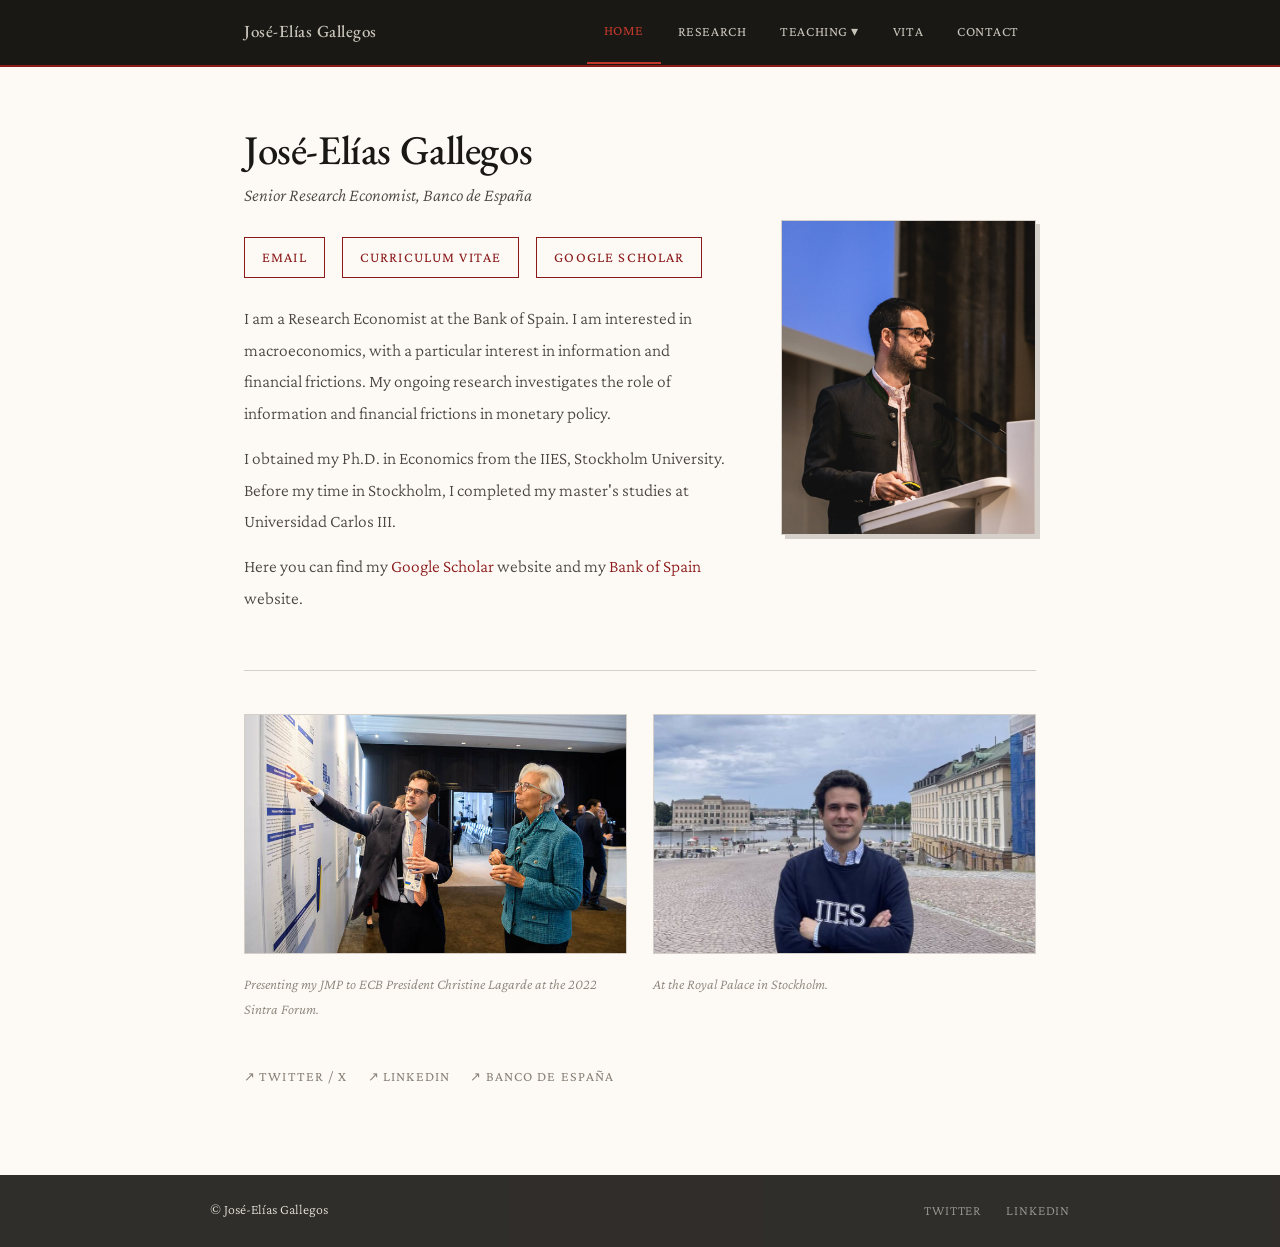
<file: index.html>
<!DOCTYPE html>
<html lang="en">
<head>
  <meta charset="UTF-8">
  <meta name="viewport" content="width=device-width, initial-scale=1.0">
  <meta name="description" content="José-Elías Gallegos, Senior Research Economist at Banco de España. Research in macroeconomics, information and financial frictions, monetary policy.">
  <meta property="og:title" content="José-Elías Gallegos">
  <meta property="og:description" content="Senior Research Economist, Banco de España">
  <title>Home — José-Elías Gallegos</title>
  <link rel="stylesheet" href="style.css">
</head>
<body>
<nav>
  <div class="nav-inner">
    <a href="index.html" class="site-name">José-Elías Gallegos</a>
    <ul>
      <li><a href="index.html" class="active">Home</a></li>
      <li><a href="research.html">Research</a></li>
      <li>
        <a href="teaching.html">Teaching ▾</a>
        <ul class="dropdown">
          <li><a href="microeconomics-ii-phd.html">Microeconomics II (PhD)</a></li>
          <li><a href="mathematics-iii-phd.html">Mathematics III (PhD)</a></li>
          <li><a href="macroeconomics-i-phd.html">Macroeconomics I (PhD)</a></li>
          <li><a href="macroeconomics-ii-phd.html">Macroeconomics II (PhD)</a></li>
        </ul>
      </li>
      <li><a href="vita.html">Vita</a></li>
      <li><a href="contact.html">Contact</a></li>
    </ul>
  </div>
</nav>
<main>
  <div class="home-header">
    <div class="intro">
      <h1>José-Elías Gallegos</h1>
      <p class="subtitle">Senior Research Economist, Banco de España</p>
      <div class="quick-links">
        <a href="mailto:jose.elias.gallegos@bde.es">Email</a>
        <a href="pdfs/cv_bancodeespana.pdf" target="_blank">Curriculum Vitae</a>
        <a href="https://scholar.google.com/citations?user=LUEIuccAAAAJ&hl=es" target="_blank">Google Scholar</a>
      </div>
      <div class="bio">
        <p>I am a Research Economist at the Bank of Spain. I am interested in macroeconomics, with a particular interest in information and financial frictions. My ongoing research investigates the role of information and financial frictions in monetary policy.</p>
        <p>I obtained my Ph.D. in Economics from the IIES, Stockholm University. Before my time in Stockholm, I completed my master's studies at Universidad Carlos III.</p>
        <p>Here you can find my <a href="https://scholar.google.com/citations?user=LUEIuccAAAAJ&hl=es" target="_blank">Google Scholar</a> website and my <a href="https://www.bde.es/investigador/en/menu/people/research_staff_a/gallegos--jose-elias.html" target="_blank">Bank of Spain</a> website.</p>
      </div>
    </div>
    <img class="photo" src="imagenes/foto-perfil.jpg" alt="José-Elías Gallegos">
  </div>
  <hr>
  <div class="photo-row">
    <figure class="photo-item">
      <img src="imagenes/foto-sintra.jpg" alt="Presenting at ECB Sintra Forum 2022">
      <figcaption>Presenting my JMP to ECB President Christine Lagarde at the 2022 Sintra Forum.</figcaption>
    </figure>
    <figure class="photo-item">
      <img src="imagenes/foto-estocolmo.jpg" alt="At the Royal Palace in Stockholm">
      <figcaption>At the Royal Palace in Stockholm.</figcaption>
    </figure>
  </div>
  <div class="social-links">
    <a href="https://twitter.com/JoseEGaIIegos" target="_blank">Twitter / X</a>
    <a href="https://www.linkedin.com/in/jos%C3%A9-el%C3%ADas-gallegos-dago-4750639b/" target="_blank">LinkedIn</a>
    <a href="https://www.bde.es/investigador/en/menu/people/research_staff_a/gallegos--jose-elias.html" target="_blank">Banco de España</a>
  </div>
</main>
<footer>
  <div class="footer-inner">
    <span>© José-Elías Gallegos</span>
    <div class="footer-links">
      <a href="https://twitter.com/JoseEGaIIegos" target="_blank">Twitter</a>
      <a href="https://www.linkedin.com/in/jos%C3%A9-el%C3%ADas-gallegos-dago-4750639b/" target="_blank">LinkedIn</a>
    </div>
  </div>
</footer>
</body>
</html>
</file>
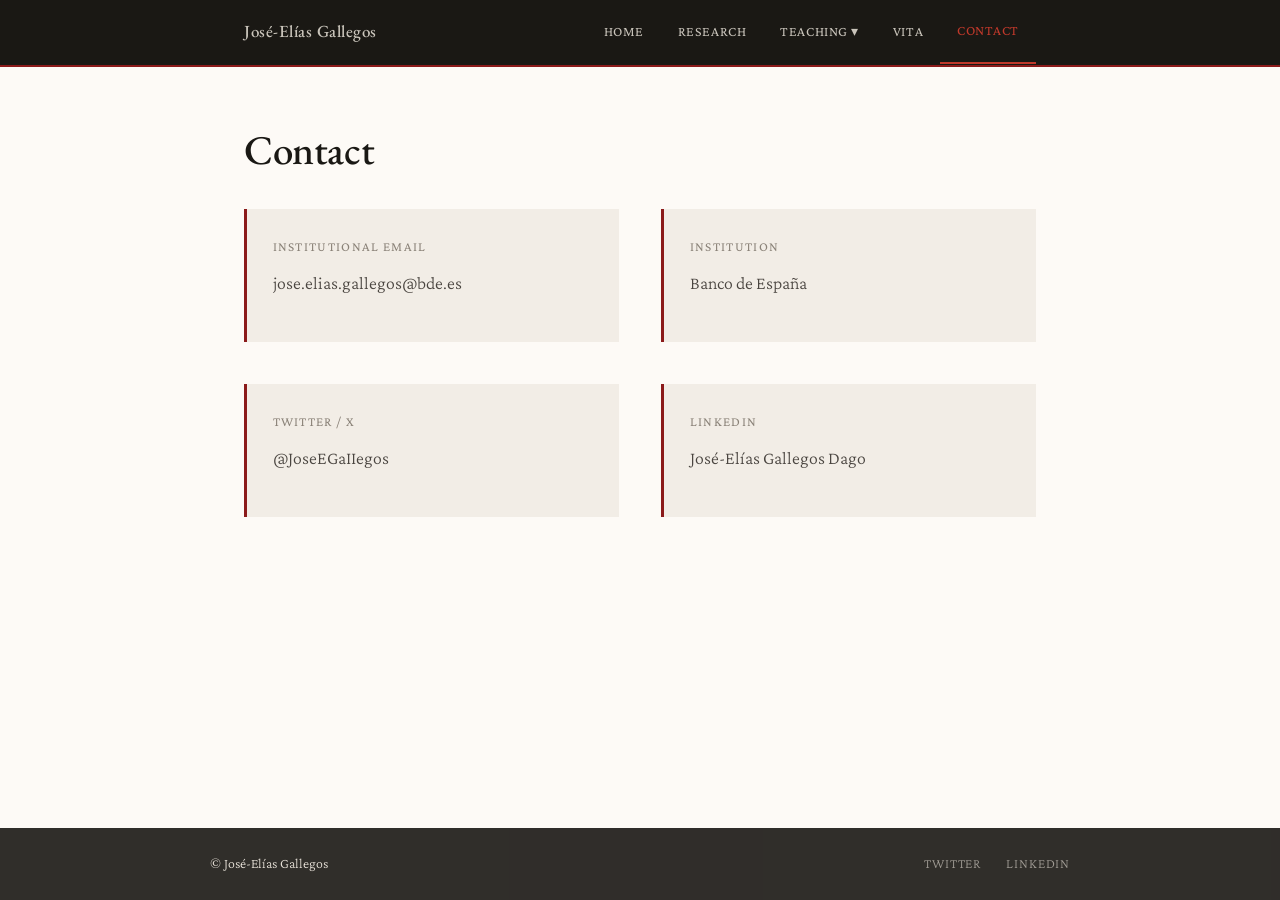
<file: contact.html>
<!DOCTYPE html>
<html lang="en">
<head>
  <meta charset="UTF-8">
  <meta name="viewport" content="width=device-width, initial-scale=1.0">
  <meta name="description" content="Contact — José-Elías Gallegos, Senior Research Economist at Banco de España.">
  <meta property="og:title" content="Contact — José-Elías Gallegos">
  <title>Contact — José-Elías Gallegos</title>
  <link rel="stylesheet" href="style.css">
</head>
<body>

<nav>
  <div class="nav-inner">
    <a href="index.html" class="site-name">José-Elías Gallegos</a>
    <ul>
      <li><a href="index.html">Home</a></li>
      <li><a href="research.html">Research</a></li>
      <li>
        <a href="teaching.html">Teaching ▾</a>
        <ul class="dropdown">
          <li><a href="teaching.html#micro2">Microeconomics II (PhD)</a></li>
          <li><a href="teaching.html#math3">Mathematics III (PhD)</a></li>
          <li><a href="teaching.html#macro1">Macroeconomics I (PhD)</a></li>
          <li><a href="teaching.html#macro2">Macroeconomics II (PhD)</a></li>
        </ul>
      </li>
      <li><a href="vita.html">Vita</a></li>
      <li><a href="contact.html" class="active">Contact</a></li>
    </ul>
  </div>
</nav>

<main>
  <h1>Contact</h1>

  <div class="contact-grid" style="margin-top: 2rem;">
    <div class="contact-item">
      <h3>Institutional Email</h3>
      <p><a href="mailto:jose.elias.gallegos@bde.es">jose.elias.gallegos@bde.es</a></p>
    </div>
    <div class="contact-item">
      <h3>Institution</h3>
      <p><a href="https://www.bde.es/investigador/en/menu/people/research_staff_a/gallegos--jose-elias.html" target="_blank">Banco de España</a></p>
    </div>
    <div class="contact-item">
      <h3>Twitter / X</h3>
      <p><a href="https://twitter.com/JoseEGaIIegos" target="_blank">@JoseEGaIIegos</a></p>
    </div>
    <div class="contact-item">
      <h3>LinkedIn</h3>
      <p><a href="https://www.linkedin.com/in/jos%C3%A9-el%C3%ADas-gallegos-dago-4750639b/" target="_blank">José-Elías Gallegos Dago</a></p>
    </div>
  </div>
</main>

<footer>
  <div class="footer-inner">
    <span>© José-Elías Gallegos</span>
    <div class="footer-links">
      <a href="https://twitter.com/JoseEGaIIegos" target="_blank">Twitter</a>
      <a href="https://www.linkedin.com/in/jos%C3%A9-el%C3%ADas-gallegos-dago-4750639b/" target="_blank">LinkedIn</a>
    </div>
  </div>
</footer>

</body>
</html>
</file>
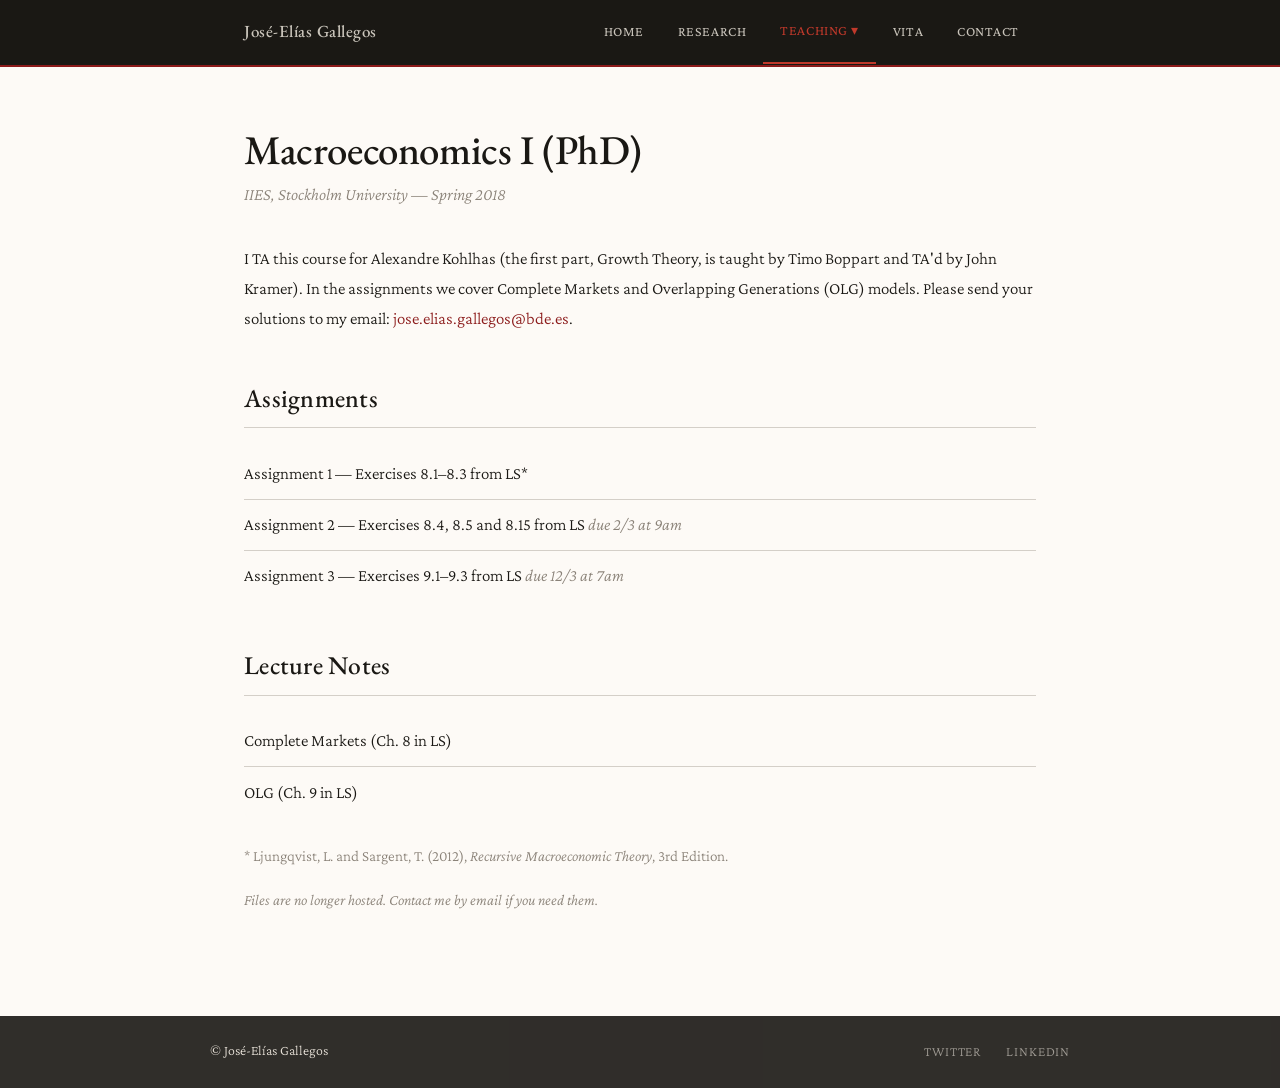
<file: macroeconomics-i-phd.html>
<!DOCTYPE html>
<html lang="en">
<head>
  <meta charset="UTF-8"><meta name="viewport" content="width=device-width, initial-scale=1.0">
  <title>Macroeconomics I (PhD) — José-Elías Gallegos</title>
  <link rel="stylesheet" href="style.css">
</head>
<body>
<nav><div class="nav-inner"><a href="index.html" class="site-name">José-Elías Gallegos</a><ul>
  <li><a href="index.html">Home</a></li><li><a href="research.html">Research</a></li>
  <li><a href="teaching.html" class="active">Teaching ▾</a><ul class="dropdown">
    <li><a href="microeconomics-ii-phd.html">Microeconomics II (PhD)</a></li>
    <li><a href="mathematics-iii-phd.html">Mathematics III (PhD)</a></li>
    <li><a href="macroeconomics-i-phd.html">Macroeconomics I (PhD)</a></li>
    <li><a href="macroeconomics-ii-phd.html">Macroeconomics II (PhD)</a></li>
  </ul></li>
  <li><a href="vita.html">Vita</a></li><li><a href="contact.html">Contact</a></li>
</ul></div></nav>
<main>
  <h1>Macroeconomics I (PhD)</h1>
  <p style="color:var(--ink-muted);font-style:italic;margin-bottom:2rem;">IIES, Stockholm University — Spring 2018</p>
  <p>I TA this course for Alexandre Kohlhas (the first part, Growth Theory, is taught by Timo Boppart and TA'd by John Kramer). In the assignments we cover Complete Markets and Overlapping Generations (OLG) models. Please send your solutions to my email: <a href="mailto:jose.elias.gallegos@bde.es">jose.elias.gallegos@bde.es</a>.</p>
  <h2>Assignments</h2>
  <ul class="course-list">
    <li><span>Assignment 1 — Exercises 8.1–8.3 from LS*</span></li>
    <li><span>Assignment 2 — Exercises 8.4, 8.5 and 8.15 from LS <em style="color:var(--ink-muted)">due 2/3 at 9am</em></span></li>
    <li><span>Assignment 3 — Exercises 9.1–9.3 from LS <em style="color:var(--ink-muted)">due 12/3 at 7am</em></span></li>
  </ul>
  <h2>Lecture Notes</h2>
  <ul class="course-list">
    <li><span>Complete Markets (Ch. 8 in LS)</span></li>
    <li><span>OLG (Ch. 9 in LS)</span></li>
  </ul>
  <p style="color:var(--ink-muted);font-size:0.9rem;margin-top:1.5rem;">* Ljungqvist, L. and Sargent, T. (2012), <em>Recursive Macroeconomic Theory</em>, 3rd Edition.</p>
  <p style="color:var(--ink-muted);font-size:0.9rem;font-style:italic;">Files are no longer hosted. Contact me by email if you need them.</p>
</main>
<footer><div class="footer-inner"><span>© José-Elías Gallegos</span><div class="footer-links"><a href="https://twitter.com/JoseEGaIIegos" target="_blank">Twitter</a><a href="https://www.linkedin.com/in/jos%C3%A9-el%C3%ADas-gallegos-dago-4750639b/" target="_blank">LinkedIn</a></div></div></footer>
</body></html>
</file>
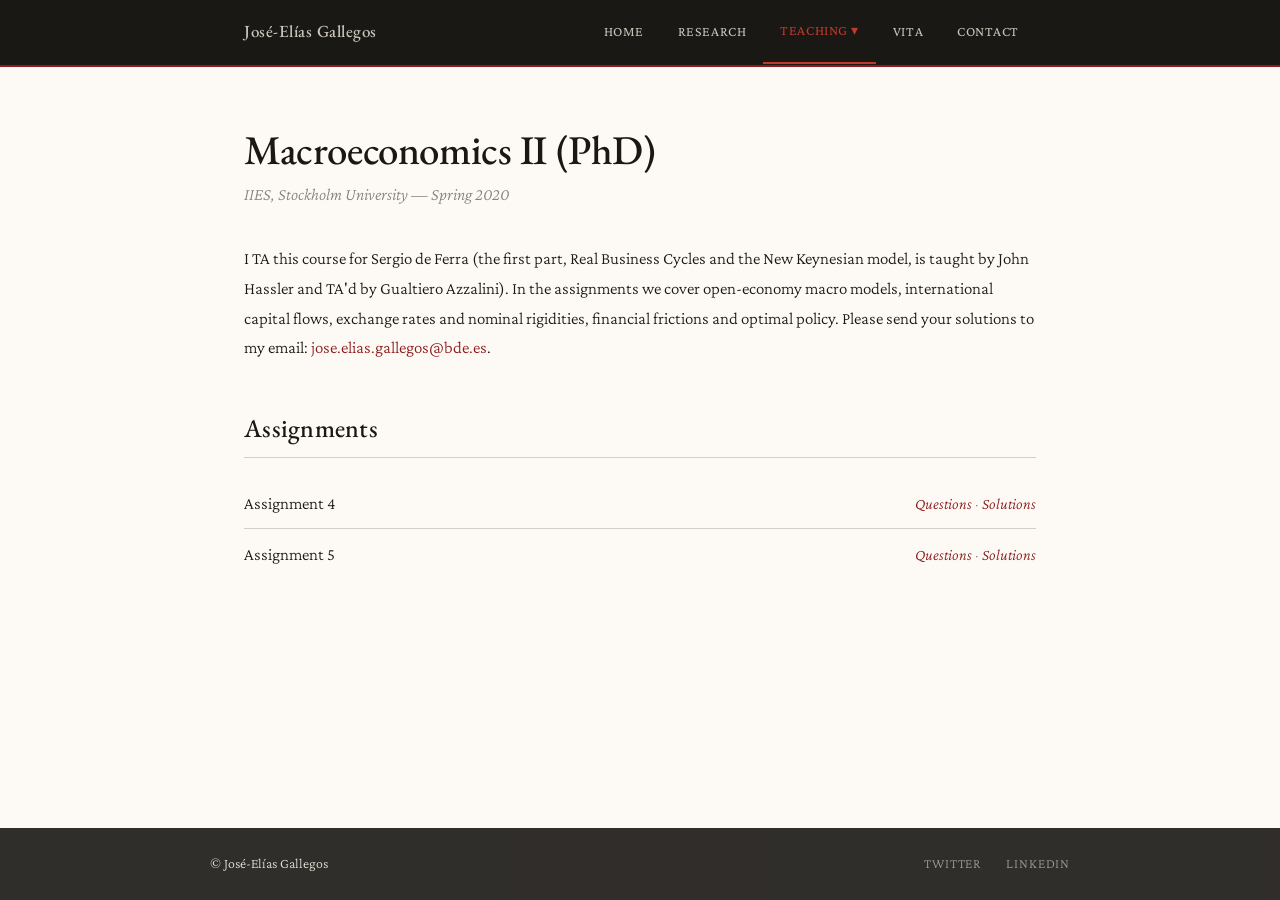
<file: macroeconomics-ii-phd.html>
<!DOCTYPE html>
<html lang="en">
<head>
  <meta charset="UTF-8"><meta name="viewport" content="width=device-width, initial-scale=1.0">
  <title>Macroeconomics II (PhD) — José-Elías Gallegos</title>
  <link rel="stylesheet" href="style.css">
</head>
<body>
<nav><div class="nav-inner"><a href="index.html" class="site-name">José-Elías Gallegos</a><ul>
  <li><a href="index.html">Home</a></li><li><a href="research.html">Research</a></li>
  <li><a href="teaching.html" class="active">Teaching ▾</a><ul class="dropdown">
    <li><a href="microeconomics-ii-phd.html">Microeconomics II (PhD)</a></li>
    <li><a href="mathematics-iii-phd.html">Mathematics III (PhD)</a></li>
    <li><a href="macroeconomics-i-phd.html">Macroeconomics I (PhD)</a></li>
    <li><a href="macroeconomics-ii-phd.html">Macroeconomics II (PhD)</a></li>
  </ul></li>
  <li><a href="vita.html">Vita</a></li><li><a href="contact.html">Contact</a></li>
</ul></div></nav>
<main>
  <h1>Macroeconomics II (PhD)</h1>
  <p style="color:var(--ink-muted);font-style:italic;margin-bottom:2rem;">IIES, Stockholm University — Spring 2020</p>
  <p>I TA this course for Sergio de Ferra (the first part, Real Business Cycles and the New Keynesian model, is taught by John Hassler and TA'd by Gualtiero Azzalini). In the assignments we cover open-economy macro models, international capital flows, exchange rates and nominal rigidities, financial frictions and optimal policy. Please send your solutions to my email: <a href="mailto:jose.elias.gallegos@bde.es">jose.elias.gallegos@bde.es</a>.</p>
  <h2>Assignments</h2>
  <ul class="course-list">
    <li><span>Assignment 4</span><span class="course-year"><a href="pdfs/teaching/macro2_ps1.pdf">Questions</a> · <a href="pdfs/teaching/macro2_ps1_solutions.pdf">Solutions</a></span></li>
    <li><span>Assignment 5</span><span class="course-year"><a href="pdfs/teaching/macro2_ps2.pdf">Questions</a> · <a href="pdfs/teaching/macro2_ps2_solution.pdf">Solutions</a></span></li>
  </ul>
</main>
<footer><div class="footer-inner"><span>© José-Elías Gallegos</span><div class="footer-links"><a href="https://twitter.com/JoseEGaIIegos" target="_blank">Twitter</a><a href="https://www.linkedin.com/in/jos%C3%A9-el%C3%ADas-gallegos-dago-4750639b/" target="_blank">LinkedIn</a></div></div></footer>
</body></html>
</file>
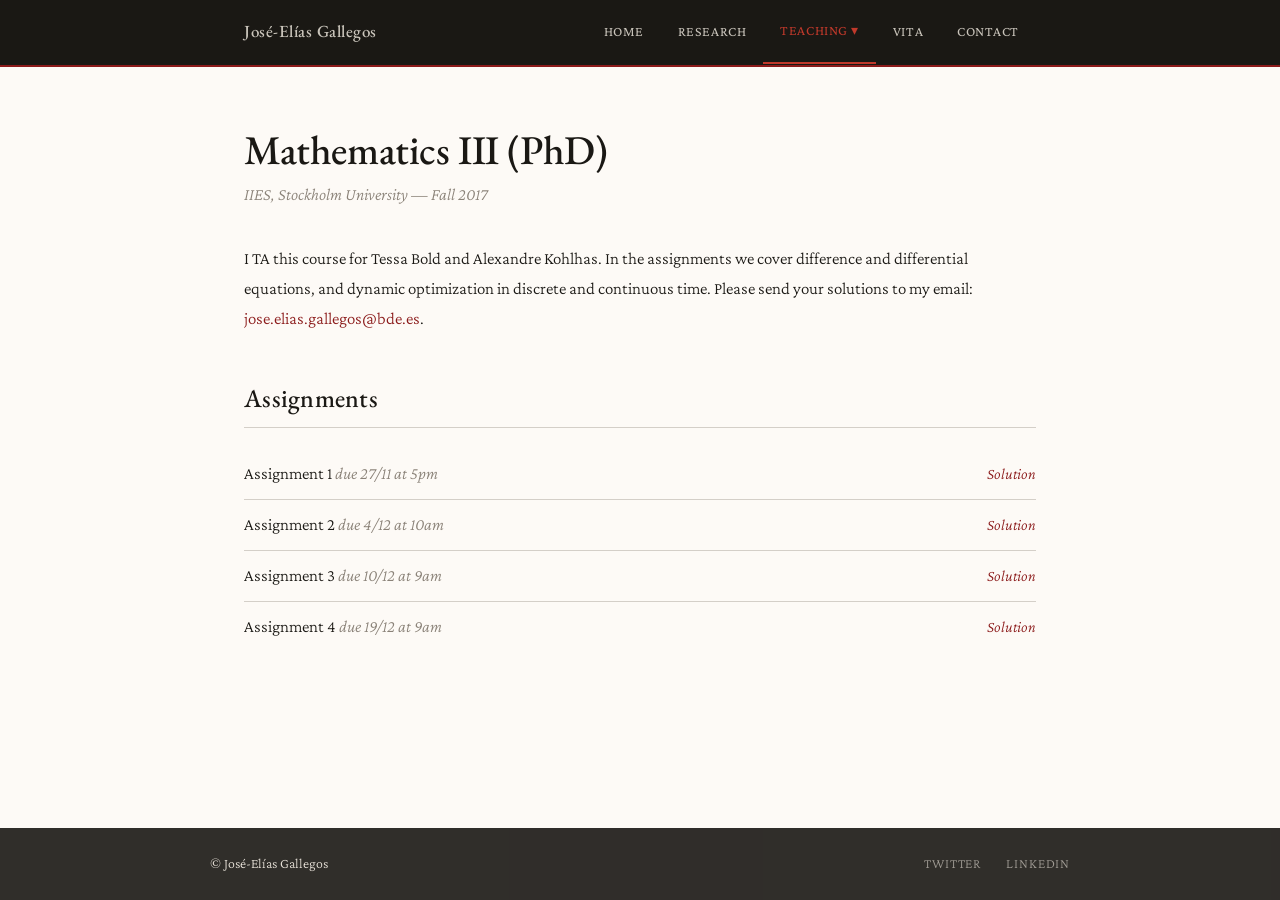
<file: mathematics-iii-phd.html>
<!DOCTYPE html>
<html lang="en">
<head>
  <meta charset="UTF-8"><meta name="viewport" content="width=device-width, initial-scale=1.0">
  <title>Mathematics III (PhD) — José-Elías Gallegos</title>
  <link rel="stylesheet" href="style.css">
</head>
<body>
<nav><div class="nav-inner"><a href="index.html" class="site-name">José-Elías Gallegos</a><ul>
  <li><a href="index.html">Home</a></li><li><a href="research.html">Research</a></li>
  <li><a href="teaching.html" class="active">Teaching ▾</a><ul class="dropdown">
    <li><a href="microeconomics-ii-phd.html">Microeconomics II (PhD)</a></li>
    <li><a href="mathematics-iii-phd.html">Mathematics III (PhD)</a></li>
    <li><a href="macroeconomics-i-phd.html">Macroeconomics I (PhD)</a></li>
    <li><a href="macroeconomics-ii-phd.html">Macroeconomics II (PhD)</a></li>
  </ul></li>
  <li><a href="vita.html">Vita</a></li><li><a href="contact.html">Contact</a></li>
</ul></div></nav>
<main>
  <h1>Mathematics III (PhD)</h1>
  <p style="color:var(--ink-muted);font-style:italic;margin-bottom:2rem;">IIES, Stockholm University — Fall 2017</p>
  <p>I TA this course for Tessa Bold and Alexandre Kohlhas. In the assignments we cover difference and differential equations, and dynamic optimization in discrete and continuous time. Please send your solutions to my email: <a href="mailto:jose.elias.gallegos@bde.es">jose.elias.gallegos@bde.es</a>.</p>
  <h2>Assignments</h2>
  <ul class="course-list">
    <li><span>Assignment 1 <em style="color:var(--ink-muted)">due 27/11 at 5pm</em></span> <span class="course-year"><a href="pdfs/teaching/math3_ps1.pdf">Solution</a></span></li>
    <li><span>Assignment 2 <em style="color:var(--ink-muted)">due 4/12 at 10am</em></span> <span class="course-year"><a href="pdfs/teaching/math3_ps2.pdf">Solution</a></span></li>
    <li><span>Assignment 3 <em style="color:var(--ink-muted)">due 10/12 at 9am</em></span> <span class="course-year"><a href="pdfs/teaching/math3_ps3.pdf">Solution</a></span></li>
    <li><span>Assignment 4 <em style="color:var(--ink-muted)">due 19/12 at 9am</em></span> <span class="course-year"><a href="pdfs/teaching/math3_ps4.pdf">Solution</a></span></li>
  </ul>
</main>
<footer><div class="footer-inner"><span>© José-Elías Gallegos</span><div class="footer-links"><a href="https://twitter.com/JoseEGaIIegos" target="_blank">Twitter</a><a href="https://www.linkedin.com/in/jos%C3%A9-el%C3%ADas-gallegos-dago-4750639b/" target="_blank">LinkedIn</a></div></div></footer>
</body></html>
</file>
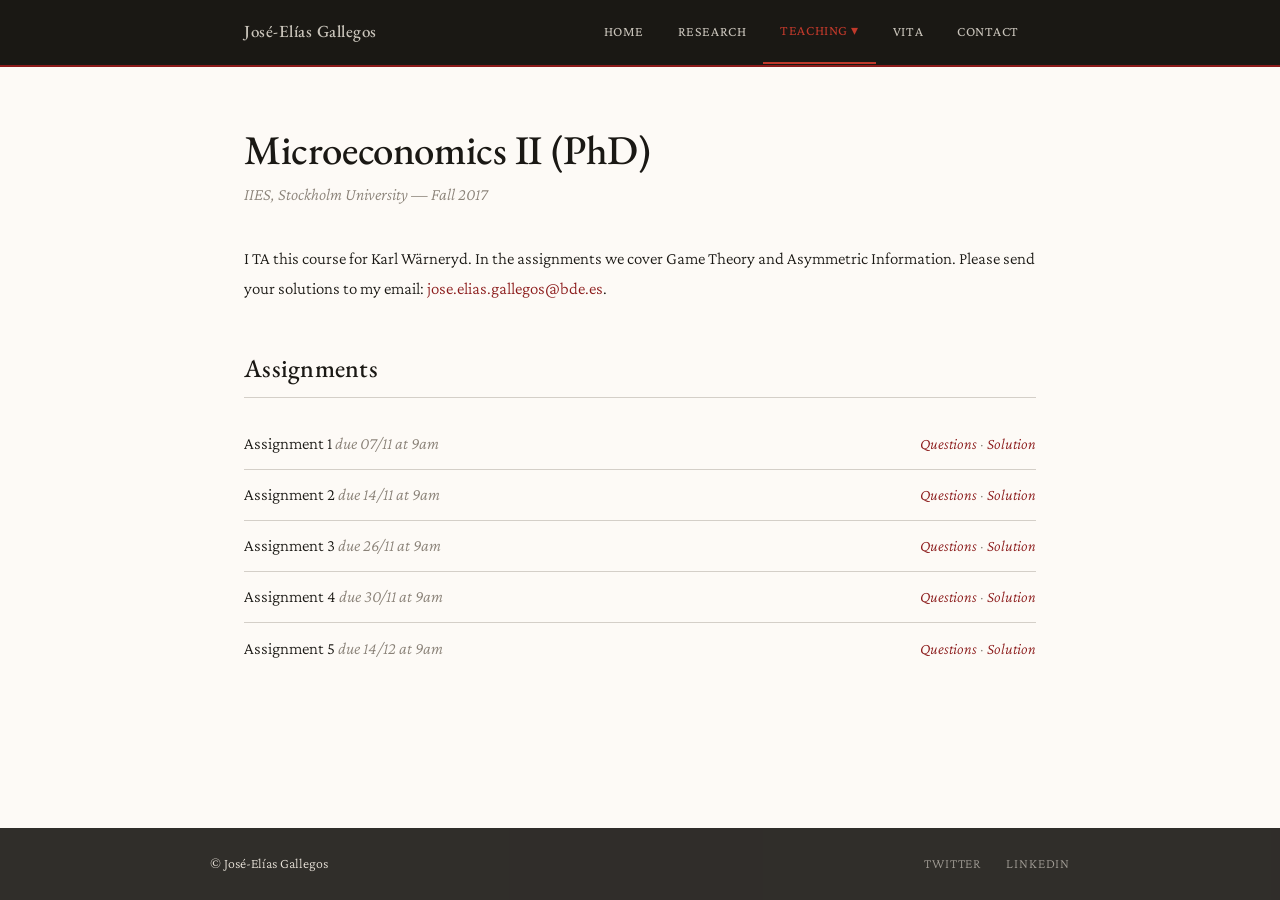
<file: microeconomics-ii-phd.html>
<!DOCTYPE html>
<html lang="en">
<head>
  <meta charset="UTF-8"><meta name="viewport" content="width=device-width, initial-scale=1.0">
  <title>Microeconomics II (PhD) — José-Elías Gallegos</title>
  <link rel="stylesheet" href="style.css">
</head>
<body>
<nav><div class="nav-inner"><a href="index.html" class="site-name">José-Elías Gallegos</a><ul>
  <li><a href="index.html">Home</a></li><li><a href="research.html">Research</a></li>
  <li><a href="teaching.html" class="active">Teaching ▾</a><ul class="dropdown">
    <li><a href="microeconomics-ii-phd.html">Microeconomics II (PhD)</a></li>
    <li><a href="mathematics-iii-phd.html">Mathematics III (PhD)</a></li>
    <li><a href="macroeconomics-i-phd.html">Macroeconomics I (PhD)</a></li>
    <li><a href="macroeconomics-ii-phd.html">Macroeconomics II (PhD)</a></li>
  </ul></li>
  <li><a href="vita.html">Vita</a></li><li><a href="contact.html">Contact</a></li>
</ul></div></nav>
<main>
  <h1>Microeconomics II (PhD)</h1>
  <p style="color:var(--ink-muted);font-style:italic;margin-bottom:2rem;">IIES, Stockholm University — Fall 2017</p>
  <p>I TA this course for Karl Wärneryd. In the assignments we cover Game Theory and Asymmetric Information. Please send your solutions to my email: <a href="mailto:jose.elias.gallegos@bde.es">jose.elias.gallegos@bde.es</a>.</p>
  <h2>Assignments</h2>
  <ul class="course-list">
    <li><span>Assignment 1 <em style="color:var(--ink-muted)">due 07/11 at 9am</em></span> <span class="course-year"><a href="pdfs/teaching/micro2_ps1q.pdf">Questions</a> · <a href="pdfs/teaching/micro2_ps1.pdf">Solution</a></span></li>
    <li><span>Assignment 2 <em style="color:var(--ink-muted)">due 14/11 at 9am</em></span> <span class="course-year"><a href="pdfs/teaching/micro2_ps2q.pdf">Questions</a> · <a href="pdfs/teaching/micro2_ps2.pdf">Solution</a></span></li>
    <li><span>Assignment 3 <em style="color:var(--ink-muted)">due 26/11 at 9am</em></span> <span class="course-year"><a href="pdfs/teaching/micro2_ps3q.pdf">Questions</a> · <a href="pdfs/teaching/micro2_ps3.pdf">Solution</a></span></li>
    <li><span>Assignment 4 <em style="color:var(--ink-muted)">due 30/11 at 9am</em></span> <span class="course-year"><a href="pdfs/teaching/micro2_ps4q.pdf">Questions</a> · <a href="pdfs/teaching/micro2_ps4.pdf">Solution</a></span></li>
    <li><span>Assignment 5 <em style="color:var(--ink-muted)">due 14/12 at 9am</em></span> <span class="course-year"><a href="pdfs/teaching/micro2_ps5q.pdf">Questions</a> · <a href="pdfs/teaching/micro2_ps5.pdf">Solution</a></span></li>
  </ul>
</main>
<footer><div class="footer-inner"><span>© José-Elías Gallegos</span><div class="footer-links"><a href="https://twitter.com/JoseEGaIIegos" target="_blank">Twitter</a><a href="https://www.linkedin.com/in/jos%C3%A9-el%C3%ADas-gallegos-dago-4750639b/" target="_blank">LinkedIn</a></div></div></footer>
</body></html>
</file>
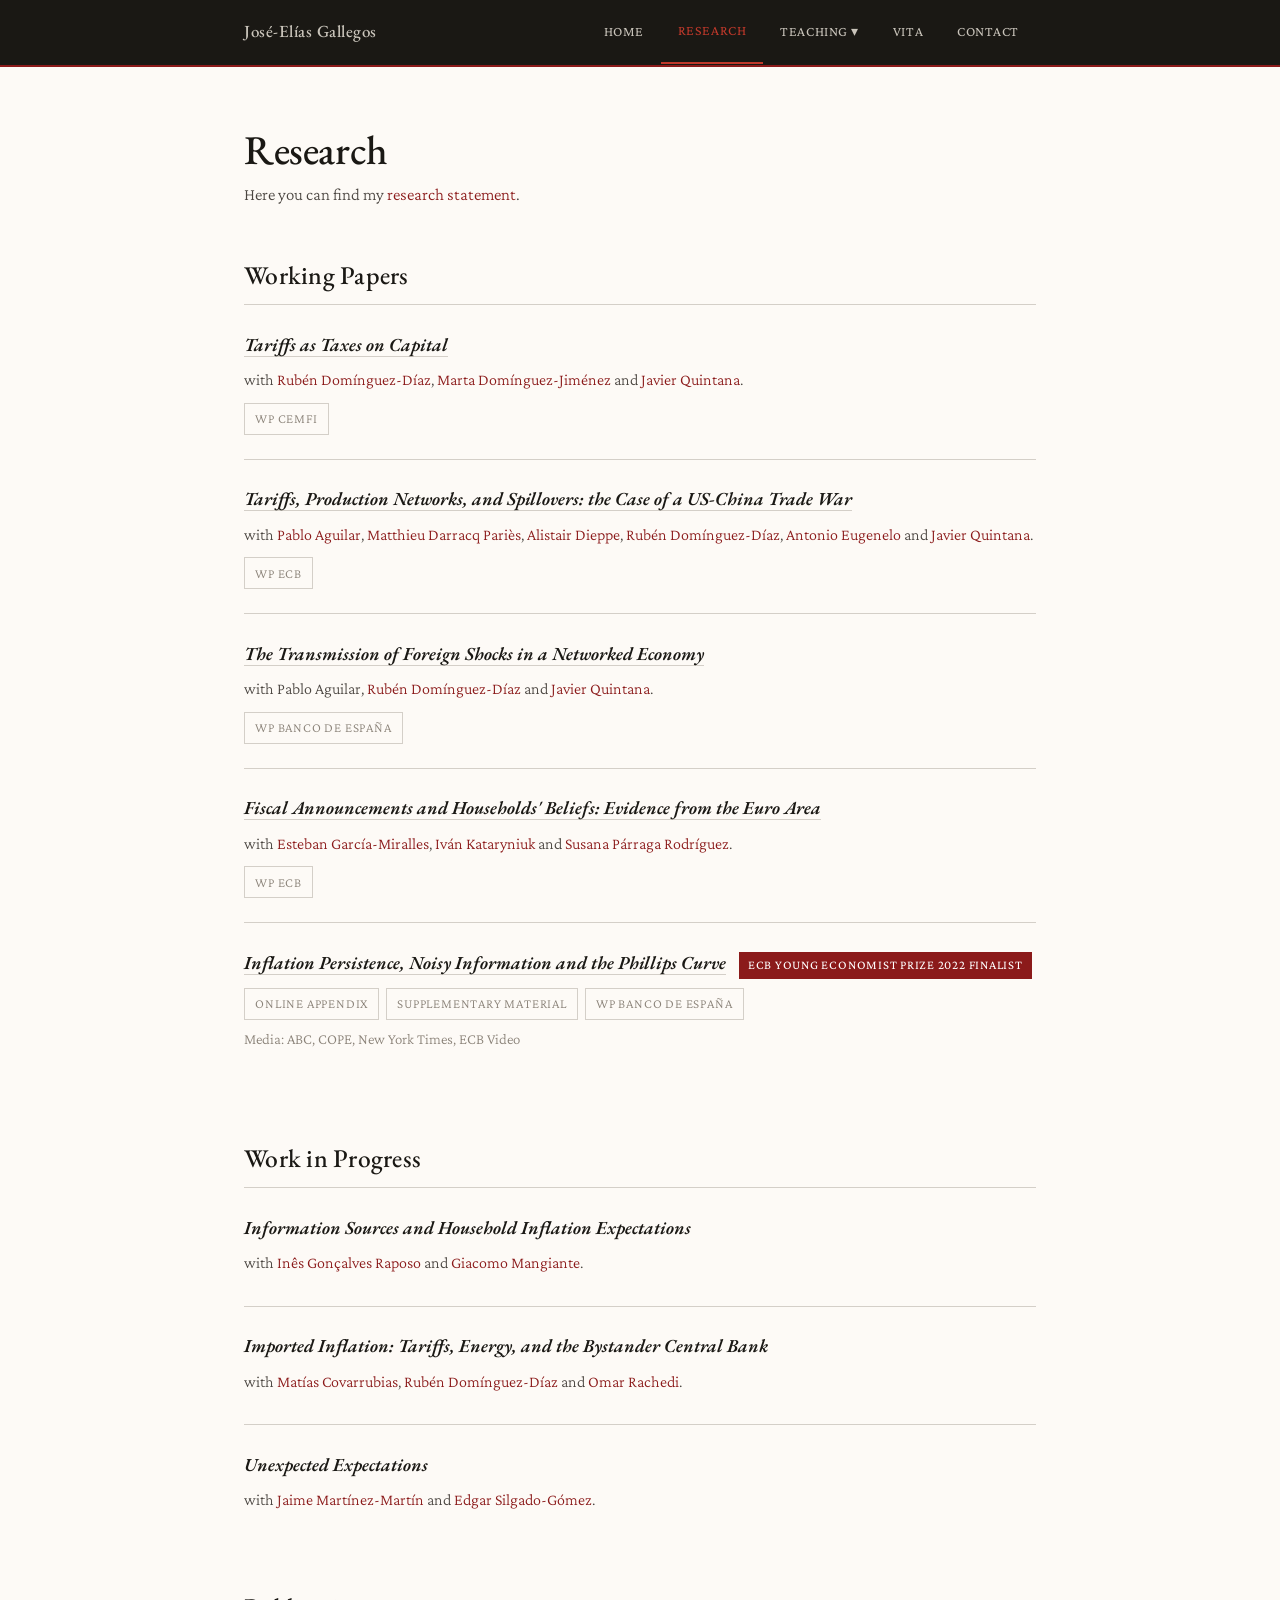
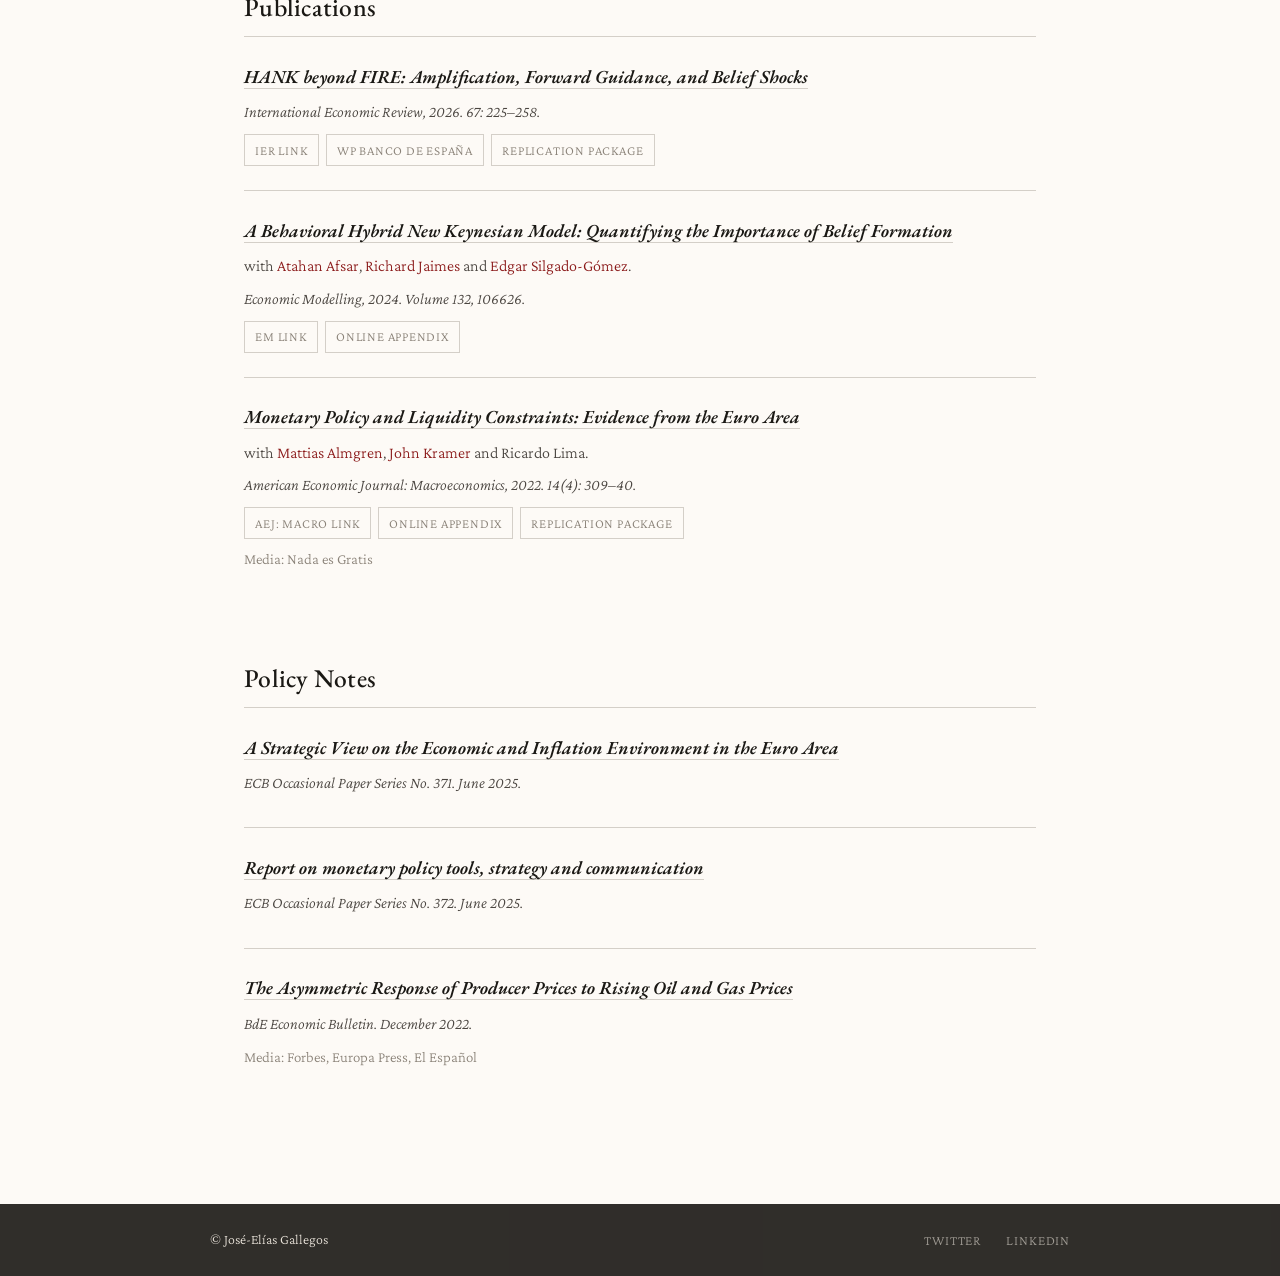
<file: research.html>
<!DOCTYPE html>
<html lang="en">
<head>
  <meta charset="UTF-8">
  <meta name="viewport" content="width=device-width, initial-scale=1.0">
  <meta name="description" content="Research: publications and working papers by José-Elías Gallegos.">
  <title>Research — José-Elías Gallegos</title>
  <link rel="stylesheet" href="style.css">
</head>
<body>
<nav>
  <div class="nav-inner">
    <a href="index.html" class="site-name">José-Elías Gallegos</a>
    <ul>
      <li><a href="index.html">Home</a></li>
      <li><a href="research.html" class="active">Research</a></li>
      <li>
        <a href="teaching.html">Teaching ▾</a>
        <ul class="dropdown">
          <li><a href="microeconomics-ii-phd.html">Microeconomics II (PhD)</a></li>
          <li><a href="mathematics-iii-phd.html">Mathematics III (PhD)</a></li>
          <li><a href="macroeconomics-i-phd.html">Macroeconomics I (PhD)</a></li>
          <li><a href="macroeconomics-ii-phd.html">Macroeconomics II (PhD)</a></li>
        </ul>
      </li>
      <li><a href="vita.html">Vita</a></li>
      <li><a href="contact.html">Contact</a></li>
    </ul>
  </div>
</nav>
<main>
  <h1>Research</h1>
  <p style="margin-bottom:2rem; color: var(--ink-light);">Here you can find my <a href="pdfs/research_statement.pdf" target="_blank">research statement</a>.</p>

  <h2>Working Papers</h2>
  <ul class="paper-list">

    <li class="paper-item">
      <p class="paper-title"><a href="pdfs/tariffs_taxes_capital.pdf" target="_blank">Tariffs as Taxes on Capital</a></p>
      <p class="paper-authors">with <a href="https://www.rubendominguezdiaz.com/" target="_blank">Rubén Domínguez-Díaz</a>, <a href="https://martadominguez-jimenez.github.io/" target="_blank">Marta Domínguez-Jiménez</a> and <a href="https://sites.google.com/view/javier-quintana" target="_blank">Javier Quintana</a>.</p>
      <div class="paper-links">
        <a href="https://www.cemfi.es/ftp/wp/2610.pdf" target="_blank">WP cemfi</a>
      </div>
    </li>

    <li class="paper-item">
      <p class="paper-title"><a href="pdfs/tariffs_production_networks.pdf" target="_blank">Tariffs, Production Networks, and Spillovers: the Case of a US-China Trade War</a></p>
      <p class="paper-authors">with <a href="https://www.ecb.europa.eu/pub/research/authors/profiles/pablo-aguilar.en.html" target="_blank">Pablo Aguilar</a>, <a href="https://www.ecb.europa.eu/pub/research/authors/profiles/matthieu-darracq-paries.en.html" target="_blank">Matthieu Darracq Pariès</a>, <a href="https://www.ecb.europa.eu/pub/research/authors/profiles/alistair-dieppe.en.html" target="_blank">Alistair Dieppe</a>, <a href="https://www.rubendominguezdiaz.com/" target="_blank">Rubén Domínguez-Díaz</a>, <a href="https://www.nuffield.ox.ac.uk/people/profiles/antonio-eugenelo/" target="_blank">Antonio Eugenelo</a> and <a href="https://sites.google.com/view/javier-quintana" target="_blank">Javier Quintana</a>.</p>
      <div class="paper-links">
        <a href="https://www.ecb.europa.eu/pub/pdf/scpwps/ecb.wp3254~34fda3bdcc.en.pdf" target="_blank">WP ECB</a>
      </div>
    </li>

    <li class="paper-item">
      <p class="paper-title"><a href="pdfs/adgq_wp.pdf" target="_blank">The Transmission of Foreign Shocks in a Networked Economy</a></p>
      <p class="paper-authors">with Pablo Aguilar, <a href="https://www.rubendominguezdiaz.com/" target="_blank">Rubén Domínguez-Díaz</a> and <a href="https://sites.google.com/view/javier-quintana" target="_blank">Javier Quintana</a>.</p>
      <div class="paper-links">
        <a href="https://www.bde.es/f/webbe/SES/Secciones/Publicaciones/PublicacionesSeriadas/DocumentosTrabajo/26/Files/dt2607e.pdf" target="_blank">WP Banco de España</a>
      </div>
    </li>

    <li class="paper-item">
      <p class="paper-title"><a href="https://www.ecb.europa.eu/pub/pdf/scpwps/ecb.wp3139~dc84785340.en.pdf" target="_blank">Fiscal Announcements and Households' Beliefs: Evidence from the Euro Area</a></p>
      <p class="paper-authors">with <a href="https://sites.google.com/view/esteban-garcia-miralles/home" target="_blank">Esteban García-Miralles</a>, <a href="https://www.bde.es/wbe/en/areas-actuacion/analisis-e-investigacion/investigadores/investigadores-orden-alfabetico/Kataryniuk__Ivan.html" target="_blank">Iván Kataryniuk</a> and <a href="https://sites.google.com/view/susanaparraga" target="_blank">Susana Párraga Rodríguez</a>.</p>
      <div class="paper-links">
        <a href="https://www.ecb.europa.eu/pub/pdf/scpwps/ecb.wp3139~dc84785340.en.pdf" target="_blank">WP ECB</a>
      </div>
    </li>

    <li class="paper-item">
      <p class="paper-title">
        <a href="pdfs/gallegos.pdf" target="_blank">Inflation Persistence, Noisy Information and the Phillips Curve</a>
        <span class="badge">ECB Young Economist Prize 2022 Finalist</span>
      </p>
      <div class="paper-links">
        <a href="pdfs/onlineappendix.pdf" target="_blank">Online Appendix</a>
        <a href="pdfs/supplementarymaterial.pdf" target="_blank">Supplementary Material</a>
        <a href="https://www.bde.es/f/webbde/SES/Secciones/Publicaciones/PublicacionesSeriadas/DocumentosTrabajo/23/Files/dt2309e.pdf" target="_blank">WP Banco de España</a>
      </div>
      <p class="media-coverage">Media:
        <a href="https://www.abc.es/economia/abci-espanol-entre-diez-mejores-economistas-jovenes-participara-foro-banco-central-europeo-202206241437_noticia.html" target="_blank">ABC</a>,
        <a href="https://www.cope.es/programas/herrera-en-cope/noticias/jose-elias-gallegos-espanol-entre-los-diez-mejores-economistas-jovenes-20220701_2175203" target="_blank">COPE</a>,
        <a href="https://www.nytimes.com/2022/07/02/business/europe-inflation.html" target="_blank">New York Times</a>,
        <a href="https://youtu.be/8H8PWVvPI6U" target="_blank">ECB Video</a>
      </p>
    </li>

  </ul>

  <h2>Work in Progress</h2>
  <ul class="paper-list">

    <li class="paper-item">
      <p class="paper-title">Information Sources and Household Inflation Expectations</p>
      <p class="paper-authors">with <a href="https://inesgraposo.github.io" target="_blank">Inês Gonçalves Raposo</a> and <a href="https://sites.google.com/view/giacomomangiante" target="_blank">Giacomo Mangiante</a>.</p>
    </li>

    <li class="paper-item">
      <p class="paper-title">Imported Inflation: Tariffs, Energy, and the Bystander Central Bank</p>
      <p class="paper-authors">with <a href="https://matiascova.com/" target="_blank">Matías Covarrubias</a>, <a href="https://www.rubendominguezdiaz.com/" target="_blank">Rubén Domínguez-Díaz</a> and <a href="https://sites.google.com/site/omirachedi/" target="_blank">Omar Rachedi</a>.</p>
    </li>

    <li class="paper-item">
      <p class="paper-title">Unexpected Expectations</p>
      <p class="paper-authors">with <a href="https://sites.google.com/view/jaimemartinezmartin/home" target="_blank">Jaime Martínez-Martín</a> and <a href="https://www.edgarsilgadogomez.com/" target="_blank">Edgar Silgado-Gómez</a>.</p>
    </li>

  </ul>

  <h2>Publications</h2>
  <ul class="paper-list">

    <li class="paper-item">
      <p class="paper-title"><a href="pdfs/manuscript.pdf" target="_blank">HANK beyond FIRE: Amplification, Forward Guidance, and Belief Shocks</a></p>
      <p class="paper-journal"><em>International Economic Review</em>, 2026. 67: 225–258.</p>
      <div class="paper-links">
        <a href="https://onlinelibrary.wiley.com/doi/10.1111/iere.70007?af=R" target="_blank">IER link</a>
        <a href="https://www.bde.es/f/webbe/SES/Secciones/Publicaciones/PublicacionesSeriadas/DocumentosTrabajo/24/Files/dt2418e.pdf" target="_blank">WP Banco de España</a>
        <a href="pdfs/repository.zip" target="_blank">Replication Package</a>
      </div>
    </li>

    <li class="paper-item">
      <p class="paper-title"><a href="pdfs/em.pdf" target="_blank">A Behavioral Hybrid New Keynesian Model: Quantifying the Importance of Belief Formation</a></p>
      <p class="paper-authors">with <a href="https://www.hhs.se/sv/forskning/departments/department-of-economics/personer/afsar-atahan/" target="_blank">Atahan Afsar</a>, <a href="https://sites.google.com/site/jaimesrichard/home" target="_blank">Richard Jaimes</a> and <a href="https://www.edgarsilgadogomez.com/" target="_blank">Edgar Silgado-Gómez</a>.</p>
      <p class="paper-journal"><em>Economic Modelling</em>, 2024. Volume 132, 106626.</p>
      <div class="paper-links">
        <a href="https://www.sciencedirect.com/science/article/pii/S0264999323004388" target="_blank">EM link</a>
        <a href="pdfs/em.pdf#page=27" target="_blank">Online Appendix</a>
      </div>
    </li>

    <li class="paper-item">
      <p class="paper-title"><a href="pdfs/mac.20200096.pdf" target="_blank">Monetary Policy and Liquidity Constraints: Evidence from the Euro Area</a></p>
      <p class="paper-authors">with <a href="https://sites.google.com/view/mattiasalmgren/welcome" target="_blank">Mattias Almgren</a>, <a href="https://sites.google.com/view/john-v-kramer/welcome" target="_blank">John Kramer</a> and Ricardo Lima.</p>
      <p class="paper-journal"><em>American Economic Journal: Macroeconomics</em>, 2022. 14(4): 309–40.</p>
      <div class="paper-links">
        <a href="https://www.aeaweb.org/articles?id=10.1257/mac.20200096&from=f" target="_blank">AEJ: Macro link</a>
        <a href="https://www.aeaweb.org/content/file?id=17531" target="_blank">Online Appendix</a>
        <a href="https://www.openicpsr.org/openicpsr/project/140201/version/V1/view" target="_blank">Replication Package</a>
      </div>
      <p class="media-coverage">Media: <a href="https://nadaesgratis.es/admin/politica-monetaria-y-restricciones-de-liquidez-evidencia-para-la-zona-euro" target="_blank">Nada es Gratis</a></p>
    </li>

  </ul>

  <h2>Policy Notes</h2>
  <ul class="paper-list">

    <li class="paper-item">
      <p class="paper-title"><a href="https://www.ecb.europa.eu/pub/pdf/scpops/ecb.op371.en.pdf" target="_blank">A Strategic View on the Economic and Inflation Environment in the Euro Area</a></p>
      <p class="paper-journal"><em>ECB Occasional Paper Series</em> No. 371. June 2025.</p>
    </li>

    <li class="paper-item">
      <p class="paper-title"><a href="https://www.ecb.europa.eu/pub/pdf/scpops/ecb.op372.en.pdf" target="_blank">Report on monetary policy tools, strategy and communication</a></p>
      <p class="paper-journal"><em>ECB Occasional Paper Series</em> No. 372. June 2025.</p>
    </li>

    <li class="paper-item">
      <p class="paper-title"><a href="pdfs/be2204-it-box3.pdf" target="_blank">The Asymmetric Response of Producer Prices to Rising Oil and Gas Prices</a></p>
      <p class="paper-journal"><em>BdE Economic Bulletin.</em> December 2022.</p>
      <p class="media-coverage">Media:
        <a href="https://forbes.es/ultima-hora/208946/el-petroleo-impacta-antes-que-el-gas-en-la-inflacion-industrial-pero-menos-tiempo-segun-el-banco-de-espana/" target="_blank">Forbes</a>,
        <a href="https://www.europapress.es/economia/macroeconomia-00338/noticia-petroleo-impacta-antes-gas-inflacion-industrial-menos-tiempo-banco-espana-20221216123437.html" target="_blank">Europa Press</a>,
        <a href="https://www.elespanol.com/invertia/empresas/energia/20221216/petroleo-impacta-inflacion-industrial-tiempo-banco-espana/726427539_0.html" target="_blank">El Español</a>
      </p>
    </li>

  </ul>
</main>
<footer>
  <div class="footer-inner">
    <span>© José-Elías Gallegos</span>
    <div class="footer-links">
      <a href="https://twitter.com/JoseEGaIIegos" target="_blank">Twitter</a>
      <a href="https://www.linkedin.com/in/jos%C3%A9-el%C3%ADas-gallegos-dago-4750639b/" target="_blank">LinkedIn</a>
    </div>
  </div>
</footer>
</body>
</html>
</file>
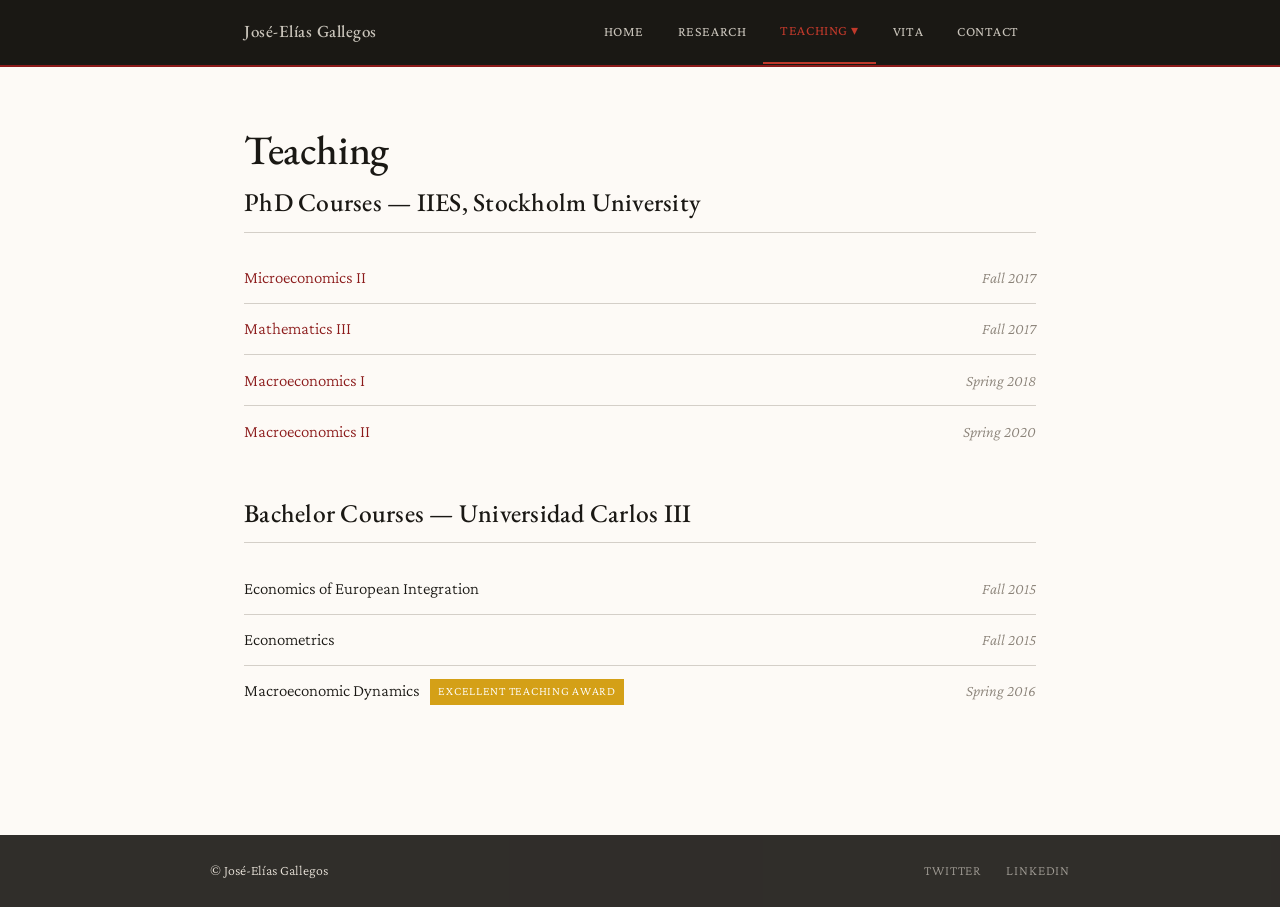
<file: teaching.html>
<!DOCTYPE html>
<html lang="en">
<head>
  <meta charset="UTF-8">
  <meta name="viewport" content="width=device-width, initial-scale=1.0">
  <meta name="description" content="Teaching — José-Elías Gallegos. PhD courses at IIES Stockholm and undergraduate courses at Universidad Carlos III.">
  <meta property="og:title" content="Teaching — José-Elías Gallegos">
  <title>Teaching — José-Elías Gallegos</title>
  <link rel="stylesheet" href="style.css">
</head>
<body>

<nav>
  <div class="nav-inner">
    <a href="index.html" class="site-name">José-Elías Gallegos</a>
    <ul>
      <li><a href="index.html">Home</a></li>
      <li><a href="research.html">Research</a></li>
      <li>
        <a href="teaching.html" class="active">Teaching ▾</a>
        <ul class="dropdown">
          <li><a href="microeconomics-ii-phd.html">Microeconomics II (PhD)</a></li>
          <li><a href="mathematics-iii-phd.html">Mathematics III (PhD)</a></li>
          <li><a href="macroeconomics-i-phd.html">Macroeconomics I (PhD)</a></li>
          <li><a href="macroeconomics-ii-phd.html">Macroeconomics II (PhD)</a></li>
        </ul>
      </li>
      <li><a href="vita.html">Vita</a></li>
      <li><a href="contact.html">Contact</a></li>
    </ul>
  </div>
</nav>

<main>
  <h1>Teaching</h1>

  <div class="teaching-block">
    <h2>PhD Courses — IIES, Stockholm University</h2>
    <ul class="course-list">
      <li>
        <span><a href="microeconomics-ii-phd.html">Microeconomics II</a></span>
        <span class="course-year">Fall 2017</span>
      </li>
      <li>
        <span><a href="mathematics-iii-phd.html">Mathematics III</a></span>
        <span class="course-year">Fall 2017</span>
      </li>
      <li>
        <span><a href="macroeconomics-i-phd.html">Macroeconomics I</a></span>
        <span class="course-year">Spring 2018</span>
      </li>
      <li>
        <span><a href="macroeconomics-ii-phd.html">Macroeconomics II</a></span>
        <span class="course-year">Spring 2020</span>
      </li>
    </ul>
  </div>

  <div class="teaching-block">
    <h2>Bachelor Courses — Universidad Carlos III</h2>
    <ul class="course-list">
      <li>
        <span>Economics of European Integration</span>
        <span class="course-year">Fall 2015</span>
      </li>
      <li>
        <span>Econometrics</span>
        <span class="course-year">Fall 2015</span>
      </li>
      <li>
        <span>
          Macroeconomic Dynamics
          <a href="pdfs/excellent_teaching_mention.pdf" target="_blank" class="award">Excellent Teaching Award</a>
        </span>
        <span class="course-year">Spring 2016</span>
      </li>
    </ul>
  </div>
</main>

<footer>
  <div class="footer-inner">
    <span>© José-Elías Gallegos</span>
    <div class="footer-links">
      <a href="https://twitter.com/JoseEGaIIegos" target="_blank">Twitter</a>
      <a href="https://www.linkedin.com/in/jos%C3%A9-el%C3%ADas-gallegos-dago-4750639b/" target="_blank">LinkedIn</a>
    </div>
  </div>
</footer>

</body>
</html>
</file>
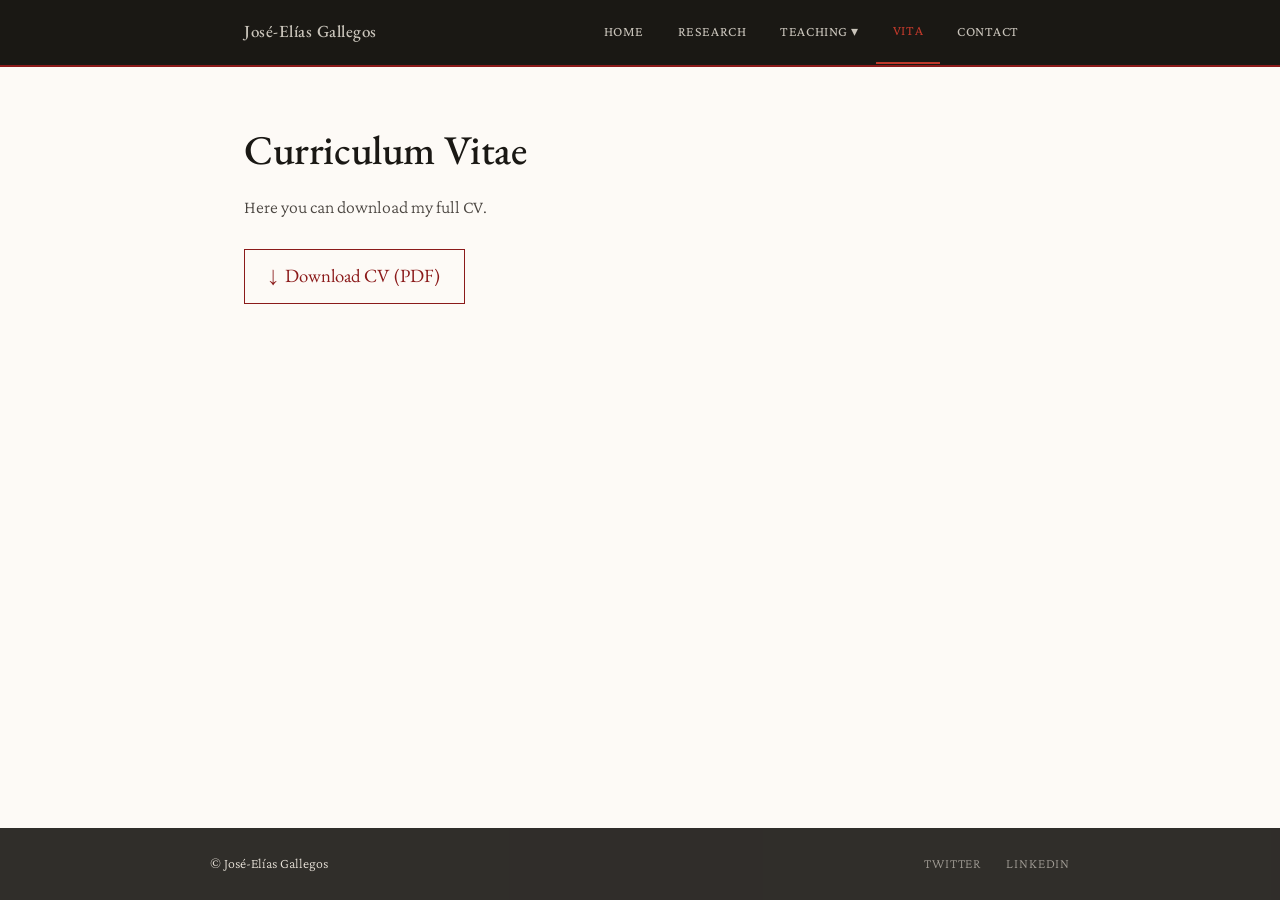
<file: vita.html>
<!DOCTYPE html>
<html lang="en">
<head>
  <meta charset="UTF-8">
  <meta name="viewport" content="width=device-width, initial-scale=1.0">
  <meta name="description" content="Curriculum Vitae — José-Elías Gallegos, Senior Research Economist at Banco de España.">
  <meta property="og:title" content="Vita — José-Elías Gallegos">
  <title>Vita — José-Elías Gallegos</title>
  <link rel="stylesheet" href="style.css">
</head>
<body>

<nav>
  <div class="nav-inner">
    <a href="index.html" class="site-name">José-Elías Gallegos</a>
    <ul>
      <li><a href="index.html">Home</a></li>
      <li><a href="research.html">Research</a></li>
      <li>
        <a href="teaching.html">Teaching ▾</a>
        <ul class="dropdown">
          <li><a href="teaching.html#micro2">Microeconomics II (PhD)</a></li>
          <li><a href="teaching.html#math3">Mathematics III (PhD)</a></li>
          <li><a href="teaching.html#macro1">Macroeconomics I (PhD)</a></li>
          <li><a href="teaching.html#macro2">Macroeconomics II (PhD)</a></li>
        </ul>
      </li>
      <li><a href="vita.html" class="active">Vita</a></li>
      <li><a href="contact.html">Contact</a></li>
    </ul>
  </div>
</nav>

<main>
  <h1>Curriculum Vitae</h1>

  <p style="margin-top: 1rem; color: var(--ink-light); font-size: 1.05rem;">
    Here you can download my full CV.
  </p>

  <a href="pdfs/cv_bancodeespana.pdf" target="_blank" class="vita-cta">Download CV (PDF)</a>
</main>

<footer>
  <div class="footer-inner">
    <span>© José-Elías Gallegos</span>
    <div class="footer-links">
      <a href="https://twitter.com/JoseEGaIIegos" target="_blank">Twitter</a>
      <a href="https://www.linkedin.com/in/jos%C3%A9-el%C3%ADas-gallegos-dago-4750639b/" target="_blank">LinkedIn</a>
    </div>
  </div>
</footer>

</body>
</html>
</file>
<file: style.css>
@import url('https://fonts.googleapis.com/css2?family=EB+Garamond:ital,wght@0,400;0,500;0,600;1,400;1,500&family=Crimson+Pro:ital,wght@0,300;0,400;0,600;1,300;1,400&family=JetBrains+Mono:wght@400;500&display=swap');

:root {
  --cream: #f8f5f0;
  --ink: #1a1814;
  --ink-light: #4a4540;
  --ink-muted: #8a8278;
  --accent: #8b1a1a;
  --accent-soft: #c0392b;
  --rule: #d4cfc8;
  --bg: #fdfaf6;
  --nav-bg: #1a1814;
  --nav-text: #e8e2d8;
  --nav-hover: #c0392b;
  --link: #8b1a1a;
  --link-hover: #c0392b;
  --section-bg: #f2ede6;
}

*, *::before, *::after {
  box-sizing: border-box;
  margin: 0;
  padding: 0;
}

html {
  font-size: 17px;
  scroll-behavior: smooth;
}

body {
  background: var(--bg);
  color: var(--ink);
  font-family: 'Crimson Pro', Georgia, serif;
  font-weight: 300;
  line-height: 1.75;
  min-height: 100vh;
  display: flex;
  flex-direction: column;
}

/* ── NAVIGATION ── */
nav {
  background: var(--nav-bg);
  position: sticky;
  top: 0;
  z-index: 100;
  border-bottom: 2px solid var(--accent);
}

nav .nav-inner {
  max-width: 860px;
  margin: 0 auto;
  padding: 0 2rem;
  display: flex;
  align-items: center;
  justify-content: space-between;
  gap: 1rem;
}

nav .site-name {
  font-family: 'EB Garamond', Georgia, serif;
  font-size: 1rem;
  font-weight: 500;
  color: var(--nav-text);
  text-decoration: none;
  letter-spacing: 0.03em;
  padding: 1rem 0;
  white-space: nowrap;
  opacity: 0.85;
}

nav ul {
  list-style: none;
  display: flex;
  align-items: center;
  gap: 0;
  flex-wrap: wrap;
}

nav ul li {
  position: relative;
}

nav ul li a {
  display: block;
  padding: 1.1rem 1rem;
  color: var(--nav-text);
  text-decoration: none;
  font-family: 'Crimson Pro', Georgia, serif;
  font-size: 0.95rem;
  font-weight: 400;
  letter-spacing: 0.04em;
  text-transform: uppercase;
  font-size: 0.82rem;
  transition: color 0.2s;
  opacity: 0.85;
}

nav ul li a:hover,
nav ul li a.active {
  color: var(--nav-hover);
  opacity: 1;
}

nav ul li a.active {
  border-bottom: 2px solid var(--nav-hover);
}

/* Dropdown */
nav ul li .dropdown {
  display: none;
  position: absolute;
  top: 100%;
  left: 0;
  background: var(--nav-bg);
  border-top: 2px solid var(--accent);
  min-width: 220px;
  box-shadow: 0 4px 20px rgba(0,0,0,0.3);
  z-index: 200;
}

nav ul li:hover .dropdown {
  display: block;
}

nav ul li .dropdown li a {
  padding: 0.6rem 1.2rem;
  font-size: 0.8rem;
  border-left: 2px solid transparent;
  text-transform: none;
  letter-spacing: 0.02em;
}

nav ul li .dropdown li a:hover {
  border-left-color: var(--nav-hover);
  background: rgba(255,255,255,0.05);
}

/* ── LAYOUT ── */
main {
  flex: 1;
  max-width: 860px;
  margin: 0 auto;
  padding: 3.5rem 2rem 5rem;
  width: 100%;
}

/* ── TYPOGRAPHY ── */
h1 {
  font-family: 'EB Garamond', Georgia, serif;
  font-size: 2.4rem;
  font-weight: 500;
  line-height: 1.2;
  letter-spacing: -0.01em;
  color: var(--ink);
  margin-bottom: 0.3rem;
}

h2 {
  font-family: 'EB Garamond', Georgia, serif;
  font-size: 1.5rem;
  font-weight: 500;
  color: var(--ink);
  margin-bottom: 1.2rem;
  margin-top: 2.5rem;
  padding-bottom: 0.4rem;
  border-bottom: 1px solid var(--rule);
  letter-spacing: 0.01em;
}

h2:first-child {
  margin-top: 0;
}

h3 {
  font-family: 'EB Garamond', Georgia, serif;
  font-size: 1.1rem;
  font-weight: 600;
  color: var(--ink);
  margin-bottom: 0.3rem;
}

p {
  margin-bottom: 1rem;
}

a {
  color: var(--link);
  text-decoration: none;
  border-bottom: 1px solid transparent;
  transition: color 0.2s, border-color 0.2s;
}

a:hover {
  color: var(--link-hover);
  border-bottom-color: var(--link-hover);
}

hr {
  border: none;
  border-top: 1px solid var(--rule);
  margin: 2.5rem 0;
}

em {
  font-style: italic;
}

strong, b {
  font-weight: 600;
}

/* ── HOME PAGE ── */
.home-header {
  display: grid;
  grid-template-columns: 1fr auto;
  gap: 3rem;
  align-items: start;
  margin-bottom: 2.5rem;
}

.home-header .photo {
  width: 255px;
  height: 315px;
  object-fit: cover;
  object-position: top center;
  border: 1px solid var(--rule);
  box-shadow: 4px 4px 0 var(--rule);
  flex-shrink: 0;
  margin-top: 5.5rem;
}

.home-header .intro {
  flex: 1;
}

.subtitle {
  font-family: 'Crimson Pro', Georgia, serif;
  font-size: 1.05rem;
  color: var(--ink-light);
  font-weight: 300;
  margin-bottom: 1.5rem;
  font-style: italic;
}

.quick-links {
  display: flex;
  gap: 1rem;
  margin-bottom: 1.5rem;
  flex-wrap: wrap;
}

.quick-links a {
  font-family: 'Crimson Pro', Georgia, serif;
  font-size: 0.85rem;
  text-transform: uppercase;
  letter-spacing: 0.08em;
  font-weight: 400;
  padding: 0.4rem 1rem;
  border: 1px solid var(--accent);
  color: var(--accent);
  transition: background 0.2s, color 0.2s;
}

.quick-links a:hover {
  background: var(--accent);
  color: white;
  border-bottom-color: var(--accent);
}

.bio {
  font-size: 1.03rem;
  line-height: 1.8;
  color: var(--ink-light);
}

.bio p {
  margin-bottom: 0.8rem;
}

/* Photos row */
.photo-row {
  display: grid;
  grid-template-columns: 1fr 1fr;
  gap: 1.5rem;
  margin: 2.5rem 0;
}

.photo-item img {
  width: 100%;
  height: 240px;
  object-fit: cover;
  border: 1px solid var(--rule);
}

.photo-item figcaption {
  font-size: 0.85rem;
  color: var(--ink-muted);
  margin-top: 0.5rem;
  font-style: italic;
}

/* Social links */
.social-links {
  display: flex;
  gap: 1.2rem;
  margin-top: 1.5rem;
  flex-wrap: wrap;
}

.social-links a {
  font-size: 0.82rem;
  text-transform: uppercase;
  letter-spacing: 0.08em;
  color: var(--ink-muted);
  font-weight: 400;
  transition: color 0.2s;
  border-bottom: none;
}

.social-links a:hover {
  color: var(--accent);
}

.social-links a::before {
  content: '↗ ';
  font-size: 0.75rem;
}

/* ── RESEARCH PAGE ── */
.paper-list {
  list-style: none;
  margin-bottom: 0.5rem;
}

.paper-item {
  padding: 1.4rem 0;
  border-bottom: 1px solid var(--rule);
}

.paper-item:first-child {
  padding-top: 0.2rem;
}

.paper-item:last-child {
  border-bottom: none;
}

.paper-title {
  font-family: 'EB Garamond', Georgia, serif;
  font-size: 1.08rem;
  font-weight: 600;
  font-style: italic;
  color: var(--ink);
  margin-bottom: 0.3rem;
}

.paper-title a {
  color: var(--ink);
  border-bottom: 1px solid var(--rule);
}

.paper-title a:hover {
  color: var(--accent);
  border-bottom-color: var(--accent);
}

.paper-authors {
  font-size: 0.95rem;
  color: var(--ink-light);
  margin-bottom: 0.25rem;
}

.paper-journal {
  font-size: 0.93rem;
  color: var(--ink-light);
  font-style: italic;
  margin-bottom: 0.4rem;
}

.paper-links {
  display: flex;
  flex-wrap: wrap;
  gap: 0.4rem;
  margin-top: 0.5rem;
}

.paper-links a {
  font-size: 0.78rem;
  text-transform: uppercase;
  letter-spacing: 0.06em;
  padding: 0.2rem 0.6rem;
  border: 1px solid var(--rule);
  color: var(--ink-muted);
  border-radius: 0;
  transition: all 0.2s;
}

.paper-links a:hover {
  border-color: var(--accent);
  color: var(--accent);
  background: transparent;
}

.badge {
  display: inline-block;
  font-size: 0.75rem;
  background: var(--accent);
  color: white;
  padding: 0.15rem 0.55rem;
  text-transform: uppercase;
  letter-spacing: 0.06em;
  margin-left: 0.5rem;
  font-style: normal;
  font-family: 'Crimson Pro', sans-serif;
  font-weight: 400;
  vertical-align: middle;
}

.media-coverage {
  font-size: 0.88rem;
  color: var(--ink-muted);
  margin-top: 0.4rem;
}

.media-coverage a {
  color: var(--ink-muted);
  border-bottom: none;
}

.media-coverage a:hover {
  color: var(--accent);
}

/* ── TEACHING PAGE ── */
.teaching-block {
  margin-bottom: 2rem;
}

.course-list {
  list-style: none;
  margin: 0.6rem 0;
}

.course-list li {
  padding: 0.6rem 0;
  border-bottom: 1px solid var(--rule);
  font-size: 1rem;
  display: flex;
  justify-content: space-between;
  align-items: baseline;
  gap: 1rem;
}

.course-list li:last-child {
  border-bottom: none;
}

.course-year {
  color: var(--ink-muted);
  font-style: italic;
  font-size: 0.92rem;
  white-space: nowrap;
  flex-shrink: 0;
}

.award {
  display: inline-block;
  font-size: 0.72rem;
  background: #d4a017;
  color: white;
  padding: 0.1rem 0.5rem;
  letter-spacing: 0.06em;
  text-transform: uppercase;
  vertical-align: middle;
  margin-left: 0.4rem;
}

/* ── VITA PAGE ── */
.vita-section {
  margin-bottom: 2rem;
}

.vita-cta {
  display: inline-flex;
  align-items: center;
  gap: 0.5rem;
  font-family: 'EB Garamond', Georgia, serif;
  font-size: 1.1rem;
  color: var(--accent);
  border: 1px solid var(--accent);
  padding: 0.6rem 1.4rem;
  transition: all 0.2s;
  margin-top: 0.5rem;
}

.vita-cta:hover {
  background: var(--accent);
  color: white;
  border-bottom-color: var(--accent);
}

.vita-cta::before {
  content: '↓ ';
}

/* ── CONTACT PAGE ── */
.contact-grid {
  display: grid;
  grid-template-columns: 1fr 1fr;
  gap: 2.5rem;
  margin-top: 1rem;
}

.contact-item {
  padding: 1.5rem;
  background: var(--section-bg);
  border-left: 3px solid var(--accent);
}

.contact-item h3 {
  font-size: 0.78rem;
  text-transform: uppercase;
  letter-spacing: 0.1em;
  color: var(--ink-muted);
  font-weight: 400;
  font-family: 'Crimson Pro', sans-serif;
  margin-bottom: 0.6rem;
}

.contact-item p, .contact-item a {
  font-size: 1.05rem;
  color: var(--ink-light);
}

/* ── FOOTER ── */
footer {
  background: var(--nav-bg);
  color: var(--nav-text);
  padding: 1.4rem 2rem;
  font-size: 0.82rem;
  opacity: 0.9;
}

footer .footer-inner {
  max-width: 860px;
  margin: 0 auto;
  display: flex;
  justify-content: space-between;
  align-items: center;
  gap: 1rem;
  flex-wrap: wrap;
}

footer a {
  color: var(--nav-text);
  opacity: 0.6;
  font-size: 0.8rem;
  text-transform: uppercase;
  letter-spacing: 0.06em;
  transition: opacity 0.2s;
  border-bottom: none;
}

footer a:hover {
  opacity: 1;
  color: var(--nav-hover);
}

.footer-links {
  display: flex;
  gap: 1.5rem;
}

/* ── RESPONSIVE ── */
@media (max-width: 650px) {
  nav .nav-inner {
    flex-direction: column;
    align-items: flex-start;
    padding: 0.5rem 1rem;
  }

  nav ul {
    flex-wrap: wrap;
    gap: 0;
  }

  nav ul li a {
    padding: 0.6rem 0.7rem;
    font-size: 0.78rem;
  }

  main {
    padding: 2rem 1.2rem 4rem;
  }

  h1 {
    font-size: 1.9rem;
  }

  .home-header {
    grid-template-columns: 1fr;
    gap: 1.5rem;
  }

  .home-header .photo {
    width: 210px;
    height: 255px;
    margin-top: 0;
  }

  .photo-row {
    grid-template-columns: 1fr;
  }

  .contact-grid {
    grid-template-columns: 1fr;
  }
}
</file>
